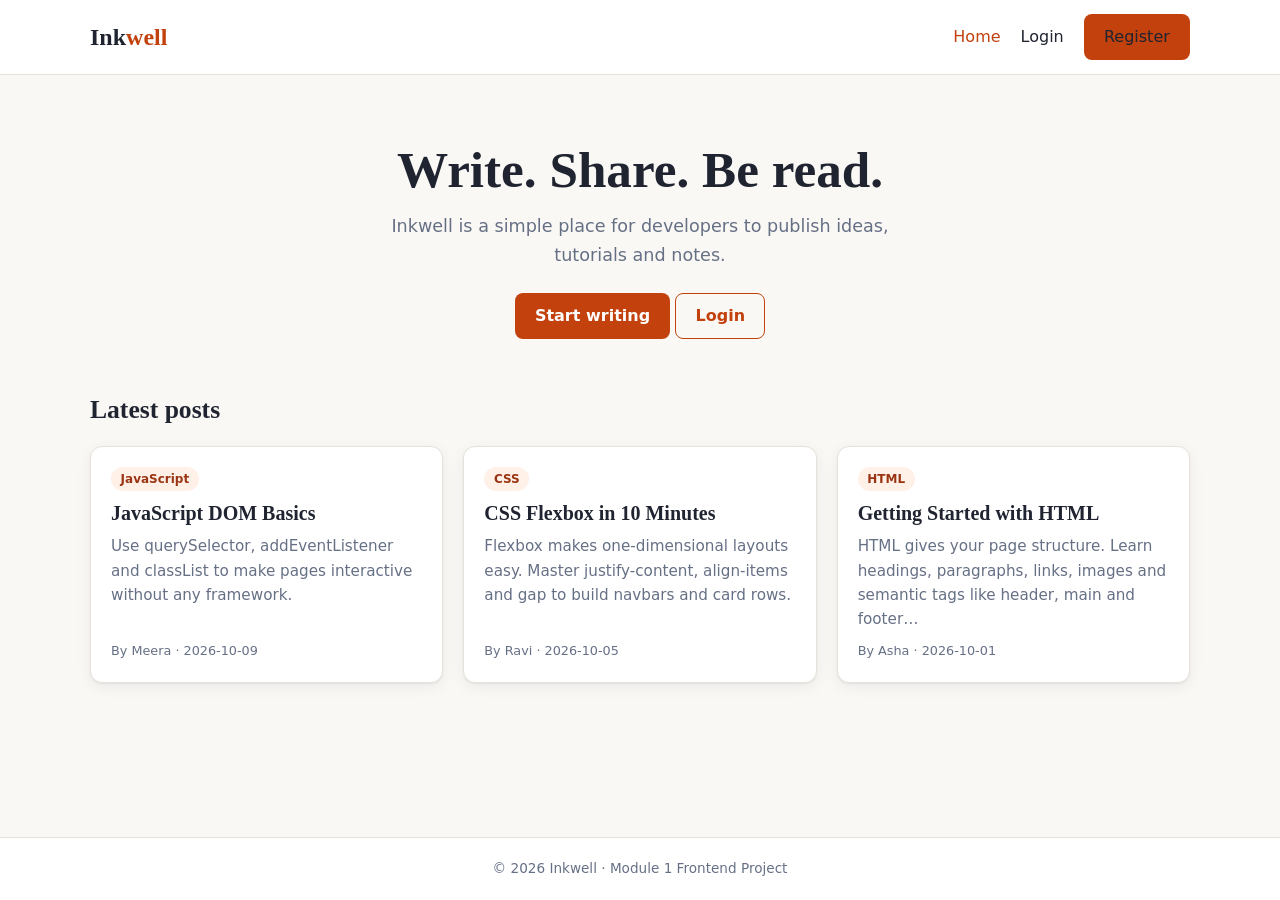
<file: index.html>
<!DOCTYPE html>
<html lang="en">
<head>
  <meta charset="UTF-8">
  <meta name="viewport" content="width=device-width, initial-scale=1.0">
  <title>Inkwell – Home</title>
  <link rel="stylesheet" href="style.css">
  <script src="app.js" defer></script>
</head>
<body data-page="home">
  <header class="navbar">
    <div class="container nav-inner">
      <a href="index.html" class="logo">Ink<span>well</span></a>
      <button class="nav-toggle" id="nav-toggle" aria-label="Toggle menu">☰</button>
      <ul class="nav-links" id="nav-links"></ul>
    </div>
  </header>

  <main>
    <section class="hero container">
      <h1>Write. Share. Be read.</h1>
      <p>Inkwell is a simple place for developers to publish ideas, tutorials and notes.</p>
      <a class="btn" href="register.html">Start writing</a>
      <a class="btn btn-outline" href="login.html">Login</a>
    </section>

    <section class="container">
      <h2 class="section-title">Latest posts</h2>
      <div class="grid" id="posts"></div>
    </section>
  </main>

  <footer>© 2026 Inkwell · Module 1 Frontend Project</footer>
</body>
</html>
</file>
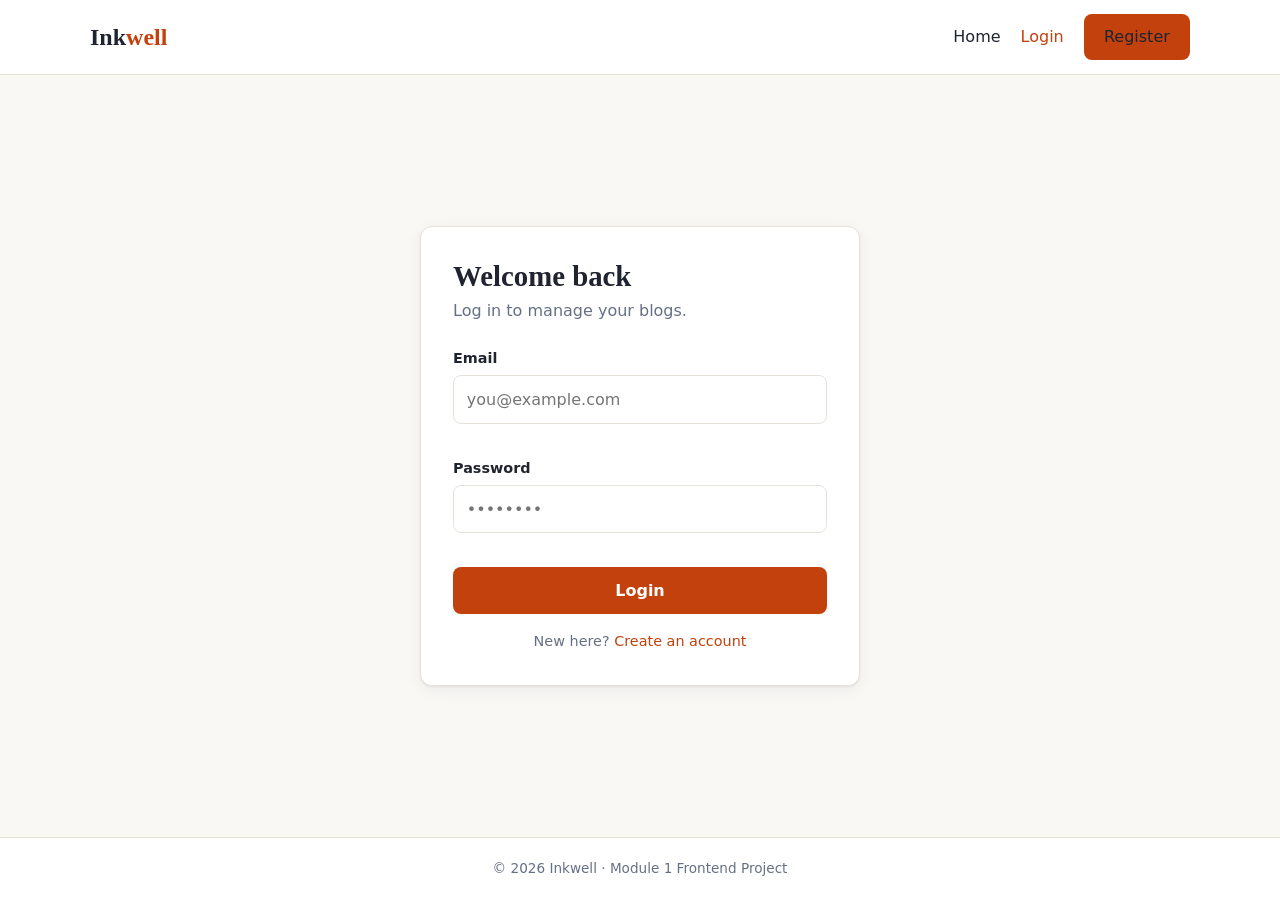
<file: create-blog.html>
<!DOCTYPE html>
<html lang="en">
<head>
  <meta charset="UTF-8">
  <meta name="viewport" content="width=device-width, initial-scale=1.0">
  <title>Inkwell – Create Blog</title>
  <link rel="stylesheet" href="style.css">
  <script src="app.js" defer></script>
</head>
<body data-page="create">
  <header class="navbar">
    <div class="container nav-inner">
      <a href="index.html" class="logo">Ink<span>well</span></a>
      <button class="nav-toggle" id="nav-toggle" aria-label="Toggle menu">☰</button>
      <ul class="nav-links" id="nav-links"></ul>
    </div>
  </header>

  <main class="container auth-wrap">
    <form class="form-card wide" id="blog-form" novalidate>
      <h1>Create a new blog</h1>
      <p class="sub">Share something you've learned.</p>
      <div class="alert" id="alert" role="alert"></div>

      <div class="field">
        <label for="title">Title</label>
        <input type="text" id="title" name="title" placeholder="A catchy title">
        <div class="error"></div>
      </div>
      <div class="field">
        <label for="category">Category</label>
        <select id="category" name="category">
          <option value="">Select a category</option>
          <option>HTML</option>
          <option>CSS</option>
          <option>JavaScript</option>
          <option>Career</option>
          <option>Other</option>
        </select>
        <div class="error"></div>
      </div>
      <div class="field">
        <label for="body">Content <small style="color:var(--muted)">(<span id="count">0</span> characters)</small></label>
        <textarea id="body" name="body" placeholder="Write your post here…"></textarea>
        <div class="error"></div>
      </div>
      <button class="btn" type="submit">Publish</button>
      <a class="btn btn-outline" href="dashboard.html">Cancel</a>
    </form>
  </main>

  <footer>© 2026 Inkwell · Module 1 Frontend Project</footer>
</body>
</html>
</file>
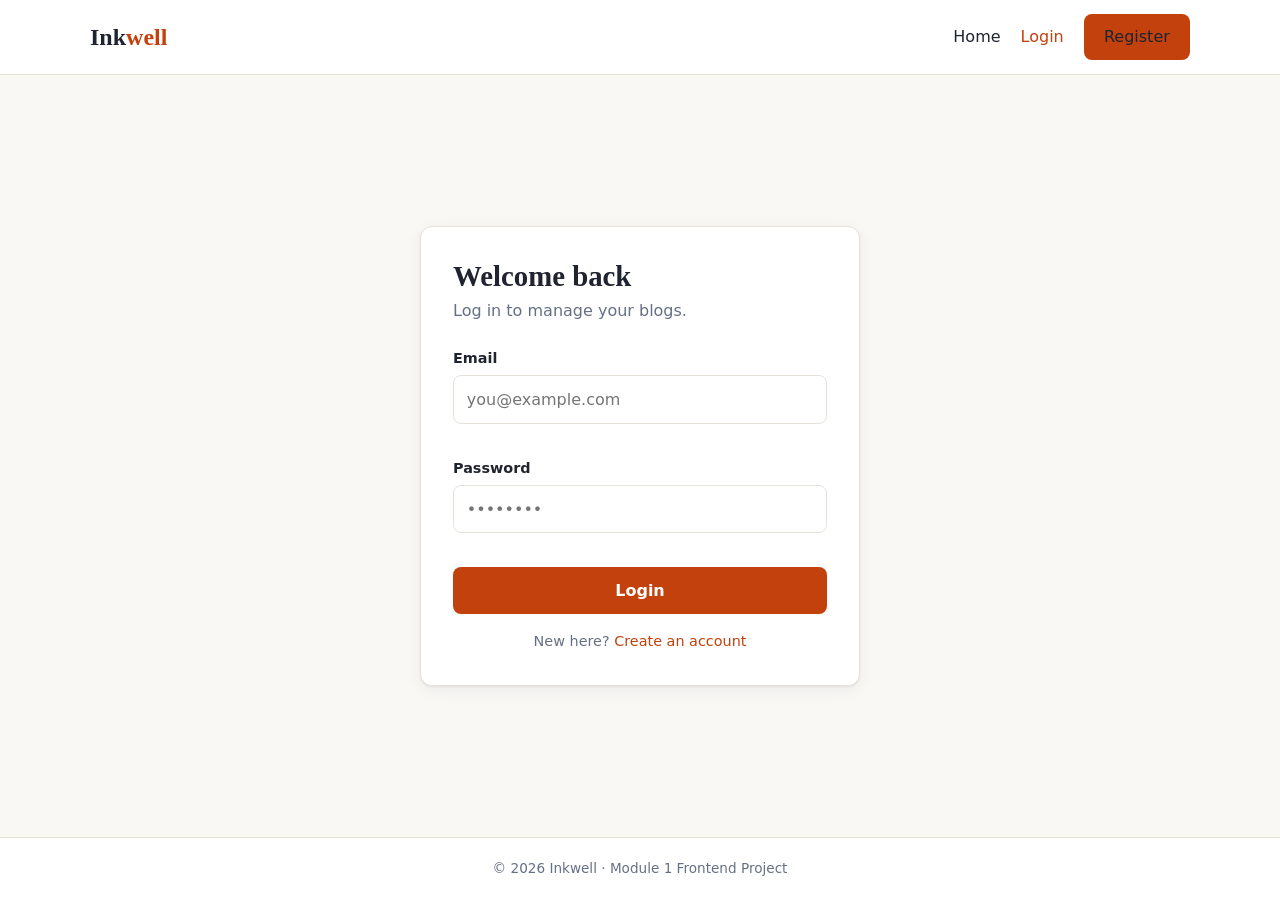
<file: dashboard.html>
<!DOCTYPE html>
<html lang="en">
<head>
  <meta charset="UTF-8">
  <meta name="viewport" content="width=device-width, initial-scale=1.0">
  <title>Inkwell – Dashboard</title>
  <link rel="stylesheet" href="style.css">
  <script src="app.js" defer></script>
</head>
<body data-page="dashboard">
  <header class="navbar">
    <div class="container nav-inner">
      <a href="index.html" class="logo">Ink<span>well</span></a>
      <button class="nav-toggle" id="nav-toggle" aria-label="Toggle menu">☰</button>
      <ul class="nav-links" id="nav-links"></ul>
    </div>
  </header>

  <main class="container">
    <div class="dash-head">
      <div>
        <h1 id="welcome">Dashboard</h1>
        <p style="color:var(--muted)">Here's an overview of your writing.</p>
      </div>
      <a class="btn" href="create-blog.html">+ New blog</a>
    </div>

    <section class="stats">
      <div class="stat"><b id="stat-posts">0</b><span>Posts published</span></div>
      <div class="stat"><b id="stat-cats">0</b><span>Categories used</span></div>
      <div class="stat"><b id="stat-words">0</b><span>Total words</span></div>
    </section>

    <h2 class="section-title">Your posts</h2>
    <div class="table-wrap">
      <table>
        <thead>
          <tr><th>Title</th><th>Category</th><th>Date</th><th>Action</th></tr>
        </thead>
        <tbody id="my-posts"></tbody>
      </table>
    </div>
  </main>

  <footer>© 2026 Inkwell · Module 1 Frontend Project</footer>
</body>
</html>
</file>
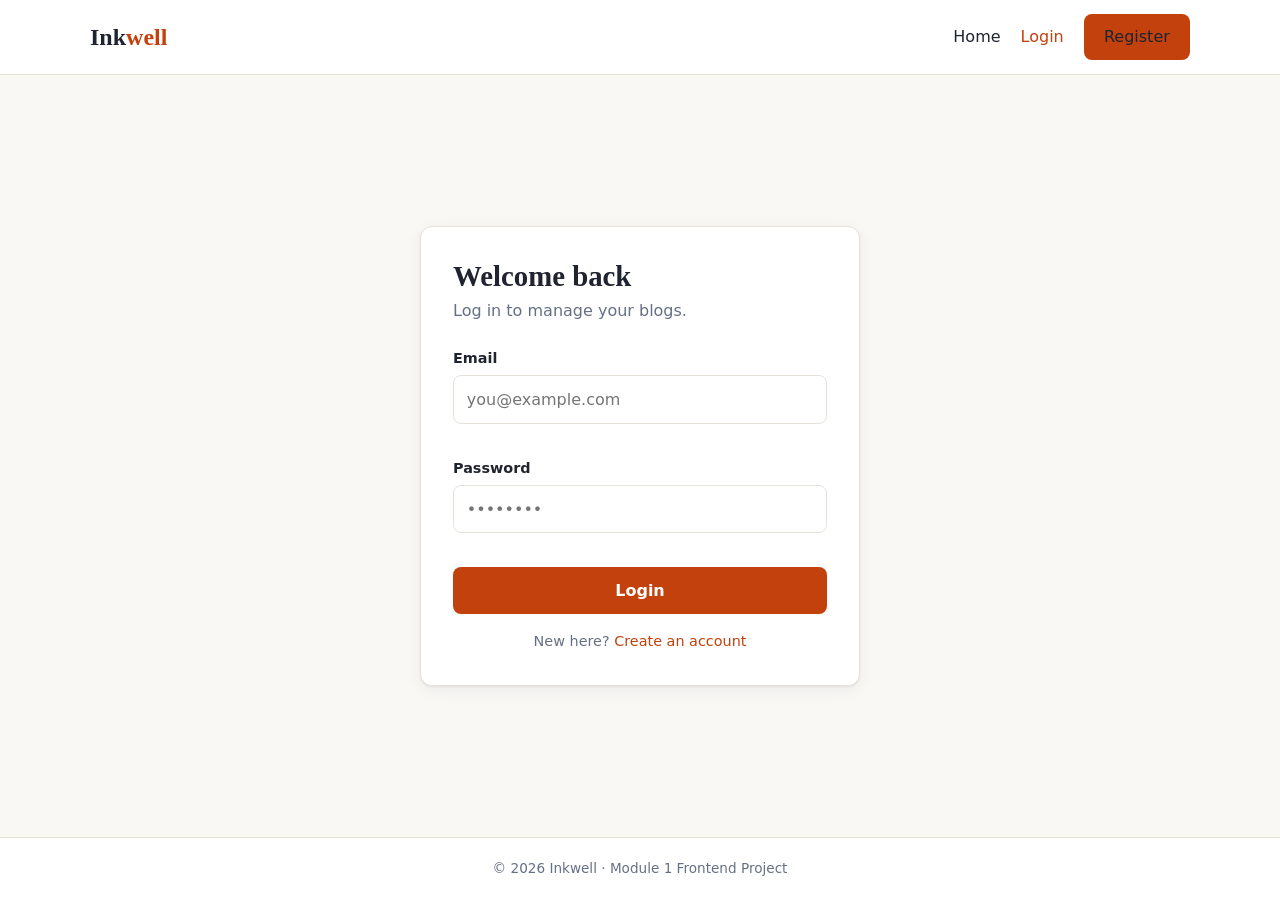
<file: login.html>
<!DOCTYPE html>
<html lang="en">
<head>
  <meta charset="UTF-8">
  <meta name="viewport" content="width=device-width, initial-scale=1.0">
  <title>Inkwell – Login</title>
  <link rel="stylesheet" href="style.css">
  <script src="app.js" defer></script>
</head>
<body data-page="login">
  <header class="navbar">
    <div class="container nav-inner">
      <a href="index.html" class="logo">Ink<span>well</span></a>
      <button class="nav-toggle" id="nav-toggle" aria-label="Toggle menu">☰</button>
      <ul class="nav-links" id="nav-links"></ul>
    </div>
  </header>

  <main class="container auth-wrap">
    <form class="form-card" id="login-form" novalidate>
      <h1>Welcome back</h1>
      <p class="sub">Log in to manage your blogs.</p>
      <div class="alert" id="alert" role="alert"></div>

      <div class="field">
        <label for="email">Email</label>
        <input type="email" id="email" name="email" placeholder="you@example.com" autocomplete="email">
        <div class="error"></div>
      </div>
      <div class="field">
        <label for="password">Password</label>
        <input type="password" id="password" name="password" placeholder="••••••••" autocomplete="current-password">
        <div class="error"></div>
      </div>
      <button class="btn btn-block" type="submit">Login</button>
      <p class="form-foot">New here? <a href="register.html">Create an account</a></p>
    </form>
  </main>

  <footer>© 2026 Inkwell · Module 1 Frontend Project</footer>
</body>
</html>
</file>
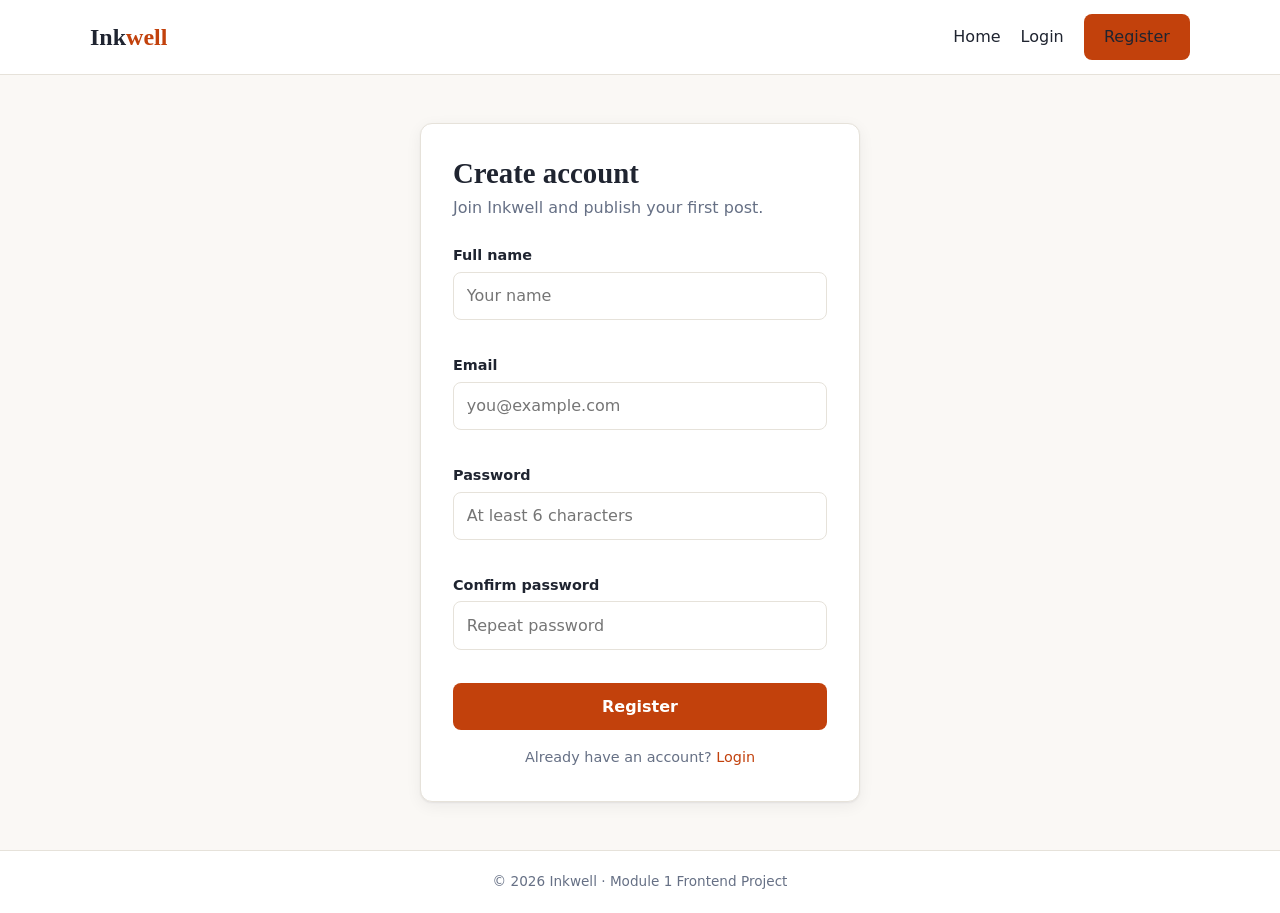
<file: register.html>
<!DOCTYPE html>
<html lang="en">
<head>
  <meta charset="UTF-8">
  <meta name="viewport" content="width=device-width, initial-scale=1.0">
  <title>Inkwell – Register</title>
  <link rel="stylesheet" href="style.css">
  <script src="app.js" defer></script>
</head>
<body data-page="register">
  <header class="navbar">
    <div class="container nav-inner">
      <a href="index.html" class="logo">Ink<span>well</span></a>
      <button class="nav-toggle" id="nav-toggle" aria-label="Toggle menu">☰</button>
      <ul class="nav-links" id="nav-links"></ul>
    </div>
  </header>

  <main class="container auth-wrap">
    <form class="form-card" id="register-form" novalidate>
      <h1>Create account</h1>
      <p class="sub">Join Inkwell and publish your first post.</p>
      <div class="alert" id="alert" role="alert"></div>

      <div class="field">
        <label for="name">Full name</label>
        <input type="text" id="name" name="name" placeholder="Your name" autocomplete="name">
        <div class="error"></div>
      </div>
      <div class="field">
        <label for="email">Email</label>
        <input type="email" id="email" name="email" placeholder="you@example.com" autocomplete="email">
        <div class="error"></div>
      </div>
      <div class="field">
        <label for="password">Password</label>
        <input type="password" id="password" name="password" placeholder="At least 6 characters" autocomplete="new-password">
        <div class="error"></div>
      </div>
      <div class="field">
        <label for="confirm">Confirm password</label>
        <input type="password" id="confirm" name="confirm" placeholder="Repeat password" autocomplete="new-password">
        <div class="error"></div>
      </div>
      <button class="btn btn-block" type="submit">Register</button>
      <p class="form-foot">Already have an account? <a href="login.html">Login</a></p>
    </form>
  </main>

  <footer>© 2026 Inkwell · Module 1 Frontend Project</footer>
</body>
</html>
</file>
<file: style.css>
/* ===== Design tokens ===== */
:root {
  --bg: #faf8f5;
  --surface: #ffffff;
  --text: #1f2430;
  --muted: #667085;
  --border: #e6e2da;
  --primary: #c2410c;
  --primary-dark: #9a3412;
  --primary-soft: #fff1e8;
  --danger: #b42318;
  --success: #067647;
  --radius: 12px;
  --shadow: 0 1px 2px rgba(16, 24, 40, .06), 0 4px 16px rgba(16, 24, 40, .06);
  --font-body: "Segoe UI", system-ui, -apple-system, Roboto, sans-serif;
  --font-head: Georgia, "Times New Roman", serif;
}

* { box-sizing: border-box; margin: 0; padding: 0; }
html { scroll-behavior: smooth; }
body {
  font-family: var(--font-body);
  background: var(--bg);
  color: var(--text);
  line-height: 1.6;
  min-height: 100vh;
  display: flex;
  flex-direction: column;
}
main { flex: 1; }
img { max-width: 100%; display: block; }
a { color: var(--primary); text-decoration: none; }
a:hover { text-decoration: underline; }
h1, h2, h3 { font-family: var(--font-head); line-height: 1.2; }

.container { width: min(1100px, 100% - 2rem); margin-inline: auto; }

/* ===== Navbar ===== */
.navbar {
  background: var(--surface);
  border-bottom: 1px solid var(--border);
  position: sticky; top: 0; z-index: 10;
}
.nav-inner {
  display: flex; align-items: center; justify-content: space-between;
  padding: .85rem 0;
}
.logo { font-family: var(--font-head); font-size: 1.5rem; font-weight: bold; color: var(--text); }
.logo span { color: var(--primary); }
.logo:hover { text-decoration: none; }
.nav-links { display: flex; gap: 1.25rem; align-items: center; list-style: none; }
.nav-links a { color: var(--text); font-weight: 500; }
.nav-links a.active { color: var(--primary); }
.nav-toggle {
  display: none; background: none; border: 1px solid var(--border);
  border-radius: 8px; font-size: 1.3rem; padding: .2rem .6rem; cursor: pointer;
}

/* ===== Buttons ===== */
.btn {
  display: inline-block; border: 1px solid transparent; cursor: pointer;
  background: var(--primary); color: #fff; font: inherit; font-weight: 600;
  padding: .6rem 1.2rem; border-radius: 8px; transition: background .15s;
}
.btn:hover { background: var(--primary-dark); text-decoration: none; }
.btn-outline { background: transparent; color: var(--primary); border-color: var(--primary); }
.btn-outline:hover { background: var(--primary-soft); }
.btn-danger { background: transparent; color: var(--danger); border-color: var(--danger); padding: .35rem .8rem; font-size: .85rem; }
.btn-danger:hover { background: #fef3f2; }
.btn-block { width: 100%; }

/* ===== Hero ===== */
.hero { text-align: center; padding: 4rem 0 2.5rem; }
.hero h1 { font-size: clamp(2rem, 5vw, 3.2rem); margin-bottom: .75rem; }
.hero p { color: var(--muted); max-width: 560px; margin: 0 auto 1.5rem; font-size: 1.1rem; }

/* ===== Blog cards ===== */
.section-title { font-size: 1.6rem; margin: 1rem 0 1.25rem; }
.grid { display: grid; gap: 1.25rem; grid-template-columns: repeat(auto-fill, minmax(280px, 1fr)); padding-bottom: 3rem; }
.card {
  background: var(--surface); border: 1px solid var(--border);
  border-radius: var(--radius); box-shadow: var(--shadow);
  padding: 1.25rem; display: flex; flex-direction: column; gap: .6rem;
}
.card .tag {
  align-self: flex-start; background: var(--primary-soft); color: var(--primary-dark);
  font-size: .75rem; font-weight: 600; padding: .15rem .6rem; border-radius: 999px;
}
.card h3 { font-size: 1.25rem; }
.card p { color: var(--muted); font-size: .95rem; }
.card .meta { color: var(--muted); font-size: .8rem; margin-top: auto; }

/* ===== Forms ===== */
.auth-wrap { display: grid; place-items: center; padding: 3rem 0; }
.form-card {
  background: var(--surface); border: 1px solid var(--border);
  border-radius: var(--radius); box-shadow: var(--shadow);
  padding: 2rem; width: min(440px, 100%);
}
.form-card.wide { width: min(760px, 100%); }
.form-card h1 { font-size: 1.8rem; margin-bottom: .25rem; }
.form-card .sub { color: var(--muted); margin-bottom: 1.5rem; }
.field { margin-bottom: 1rem; }
.field label { display: block; font-weight: 600; font-size: .9rem; margin-bottom: .3rem; }
.field input, .field select, .field textarea {
  width: 100%; font: inherit; padding: .65rem .8rem;
  border: 1px solid var(--border); border-radius: 8px; background: #fff;
}
.field input:focus, .field select:focus, .field textarea:focus {
  outline: 2px solid var(--primary); outline-offset: 1px; border-color: transparent;
}
.field textarea { min-height: 220px; resize: vertical; }
.error { color: var(--danger); font-size: .85rem; margin-top: .25rem; min-height: 1em; }
.alert { padding: .7rem 1rem; border-radius: 8px; margin-bottom: 1rem; font-size: .9rem; display: none; }
.alert.show { display: block; }
.alert.err { background: #fef3f2; color: var(--danger); }
.alert.ok { background: #ecfdf3; color: var(--success); }
.form-foot { text-align: center; margin-top: 1rem; color: var(--muted); font-size: .9rem; }

/* ===== Dashboard ===== */
.dash-head { display: flex; flex-wrap: wrap; gap: 1rem; justify-content: space-between; align-items: center; padding: 2rem 0 1rem; }
.stats { display: grid; gap: 1rem; grid-template-columns: repeat(auto-fit, minmax(160px, 1fr)); margin-bottom: 1.5rem; }
.stat { background: var(--surface); border: 1px solid var(--border); border-radius: var(--radius); padding: 1rem 1.25rem; }
.stat b { display: block; font-size: 1.8rem; font-family: var(--font-head); }
.stat span { color: var(--muted); font-size: .85rem; }
.table-wrap { background: var(--surface); border: 1px solid var(--border); border-radius: var(--radius); overflow-x: auto; margin-bottom: 3rem; }
table { width: 100%; border-collapse: collapse; min-width: 520px; }
th, td { text-align: left; padding: .8rem 1rem; border-bottom: 1px solid var(--border); font-size: .92rem; }
th { background: #f6f3ee; font-size: .8rem; text-transform: uppercase; letter-spacing: .04em; color: var(--muted); }
tr:last-child td { border-bottom: none; }
.empty { text-align: center; color: var(--muted); padding: 2rem; }

/* ===== Footer ===== */
footer { border-top: 1px solid var(--border); background: var(--surface); text-align: center; color: var(--muted); padding: 1.25rem 0; font-size: .85rem; }

/* ===== Responsive ===== */
@media (max-width: 720px) {
  .nav-toggle { display: block; }
  .nav-links {
    display: none; position: absolute; top: 100%; left: 0; right: 0;
    flex-direction: column; align-items: flex-start; gap: 0;
    background: var(--surface); border-bottom: 1px solid var(--border); padding: .5rem 1rem 1rem;
  }
  .nav-links.open { display: flex; }
  .nav-links li { width: 100%; padding: .55rem 0; }
  .hero { padding: 2.5rem 0 1.5rem; }
  .form-card { padding: 1.5rem; }
}
</file>
